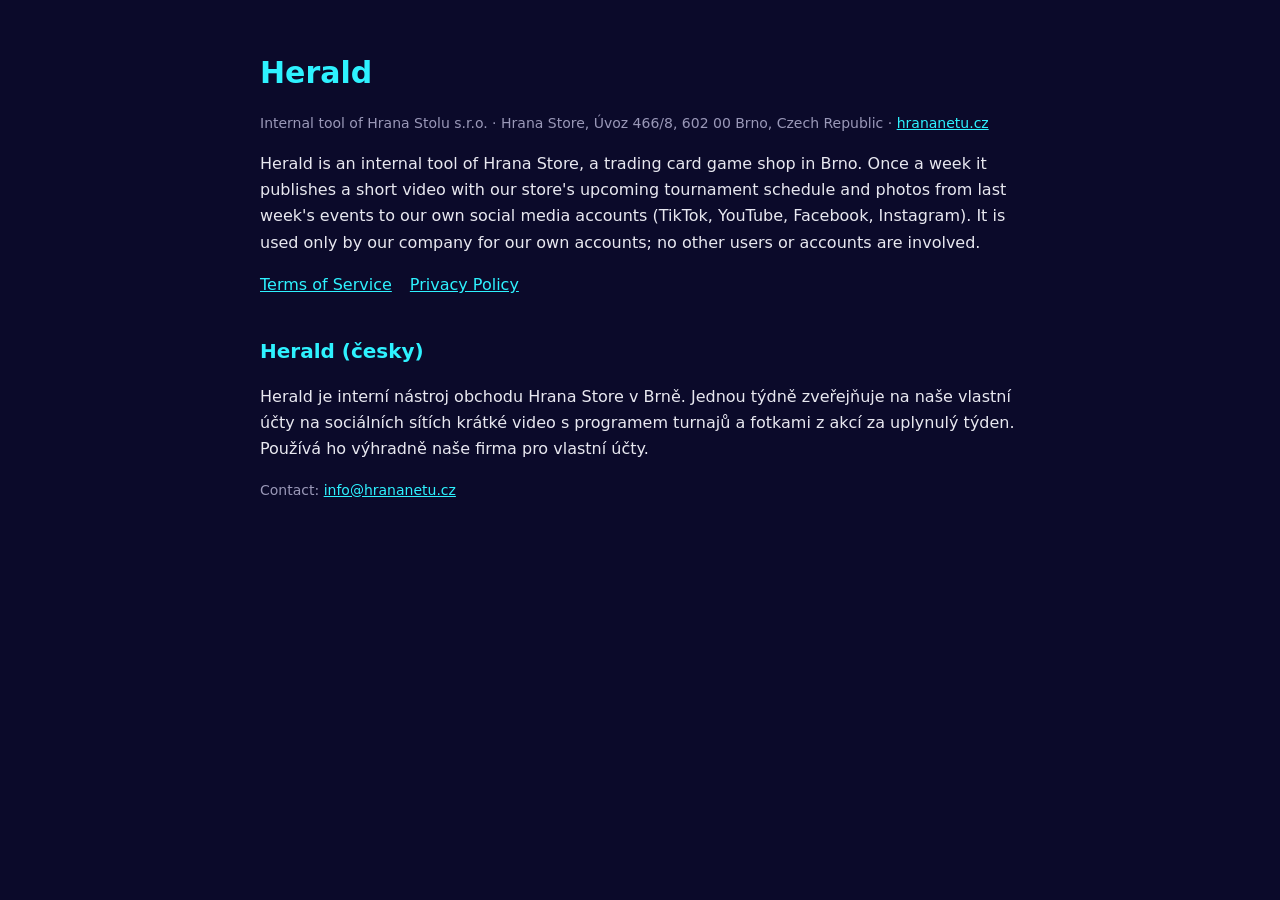
<file: index.html>
<!doctype html><html lang="en"><head><meta charset="utf-8"><meta name="viewport" content="width=device-width,initial-scale=1">
<title>Herald – Hrana Store</title><link rel="stylesheet" href="style.css"></head><body><main>
<h1>Herald</h1><p class="muted">Internal tool of Hrana Stolu s.r.o. · Hrana Store, Úvoz 466/8, 602 00 Brno, Czech Republic · <a href="https://www.hrananetu.cz">hrananetu.cz</a></p>
<p>Herald is an internal tool of Hrana Store, a trading card game shop in Brno. Once a week it publishes a short video with our store's upcoming tournament schedule and photos from last week's events to our own social media accounts (TikTok, YouTube, Facebook, Instagram). It is used only by our company for our own accounts; no other users or accounts are involved.</p>
<nav><a href="terms.html">Terms of Service</a><a href="privacy.html">Privacy Policy</a></nav>
<h2>Herald (česky)</h2>
<p>Herald je interní nástroj obchodu Hrana Store v Brně. Jednou týdně zveřejňuje na naše vlastní účty na sociálních sítích krátké video s programem turnajů a fotkami z akcí za uplynulý týden. Používá ho výhradně naše firma pro vlastní účty.</p>
<p class="muted">Contact: <a href="mailto:info@hrananetu.cz">info@hrananetu.cz</a></p>
</main></body></html>
</file>
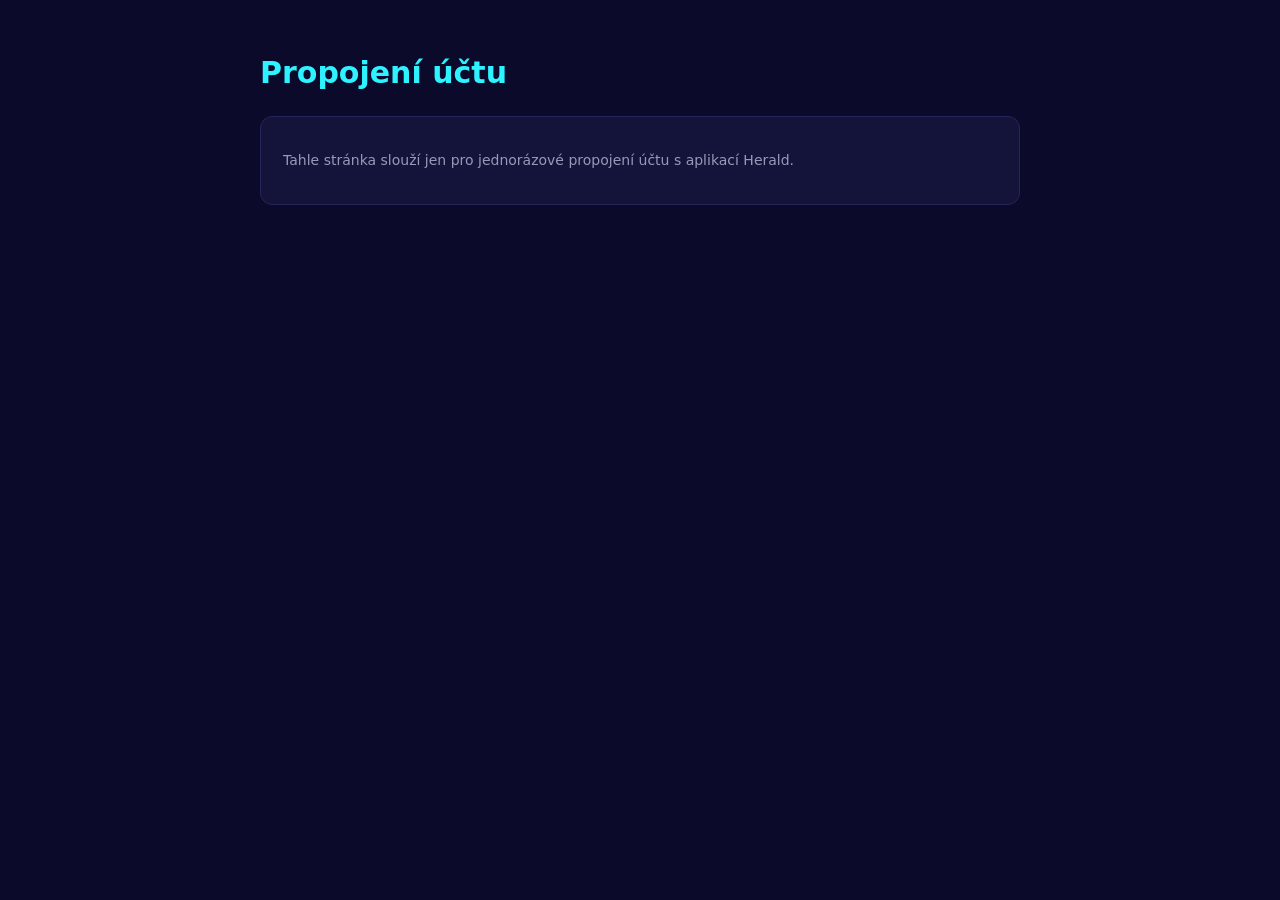
<file: callback.html>
<!doctype html><html lang="cs"><head><meta charset="utf-8"><meta name="viewport" content="width=device-width,initial-scale=1">
<title>Herald – propojení účtu</title><link rel="stylesheet" href="style.css"></head><body><main>
<h1>Propojení účtu</h1>
<div class="box" id="out"><p class="muted">Načítám…</p></div>
<script>
var p=new URLSearchParams(location.search),c=p.get("code"),e=p.get("error"),o=document.getElementById("out");
if(c){o.innerHTML='<p>Povolení proběhlo. Zkopírujte tento kód a vložte ho podle návodu (platí jen pár minut):</p><p><code id="c"></code></p><p><button onclick="navigator.clipboard.writeText(document.getElementById(\'c\').textContent);this.textContent=\'Zkopírováno\'">Zkopírovat</button></p>';document.getElementById("c").textContent=c;}
else if(e){o.innerHTML='<p>Povolení se nepovedlo: <code></code></p>';o.querySelector("code").textContent=e+" "+(p.get("error_description")||"");}
else{o.innerHTML='<p class="muted">Tahle stránka slouží jen pro jednorázové propojení účtu s aplikací Herald.</p>';}
</script>
</main></body></html>
</file>
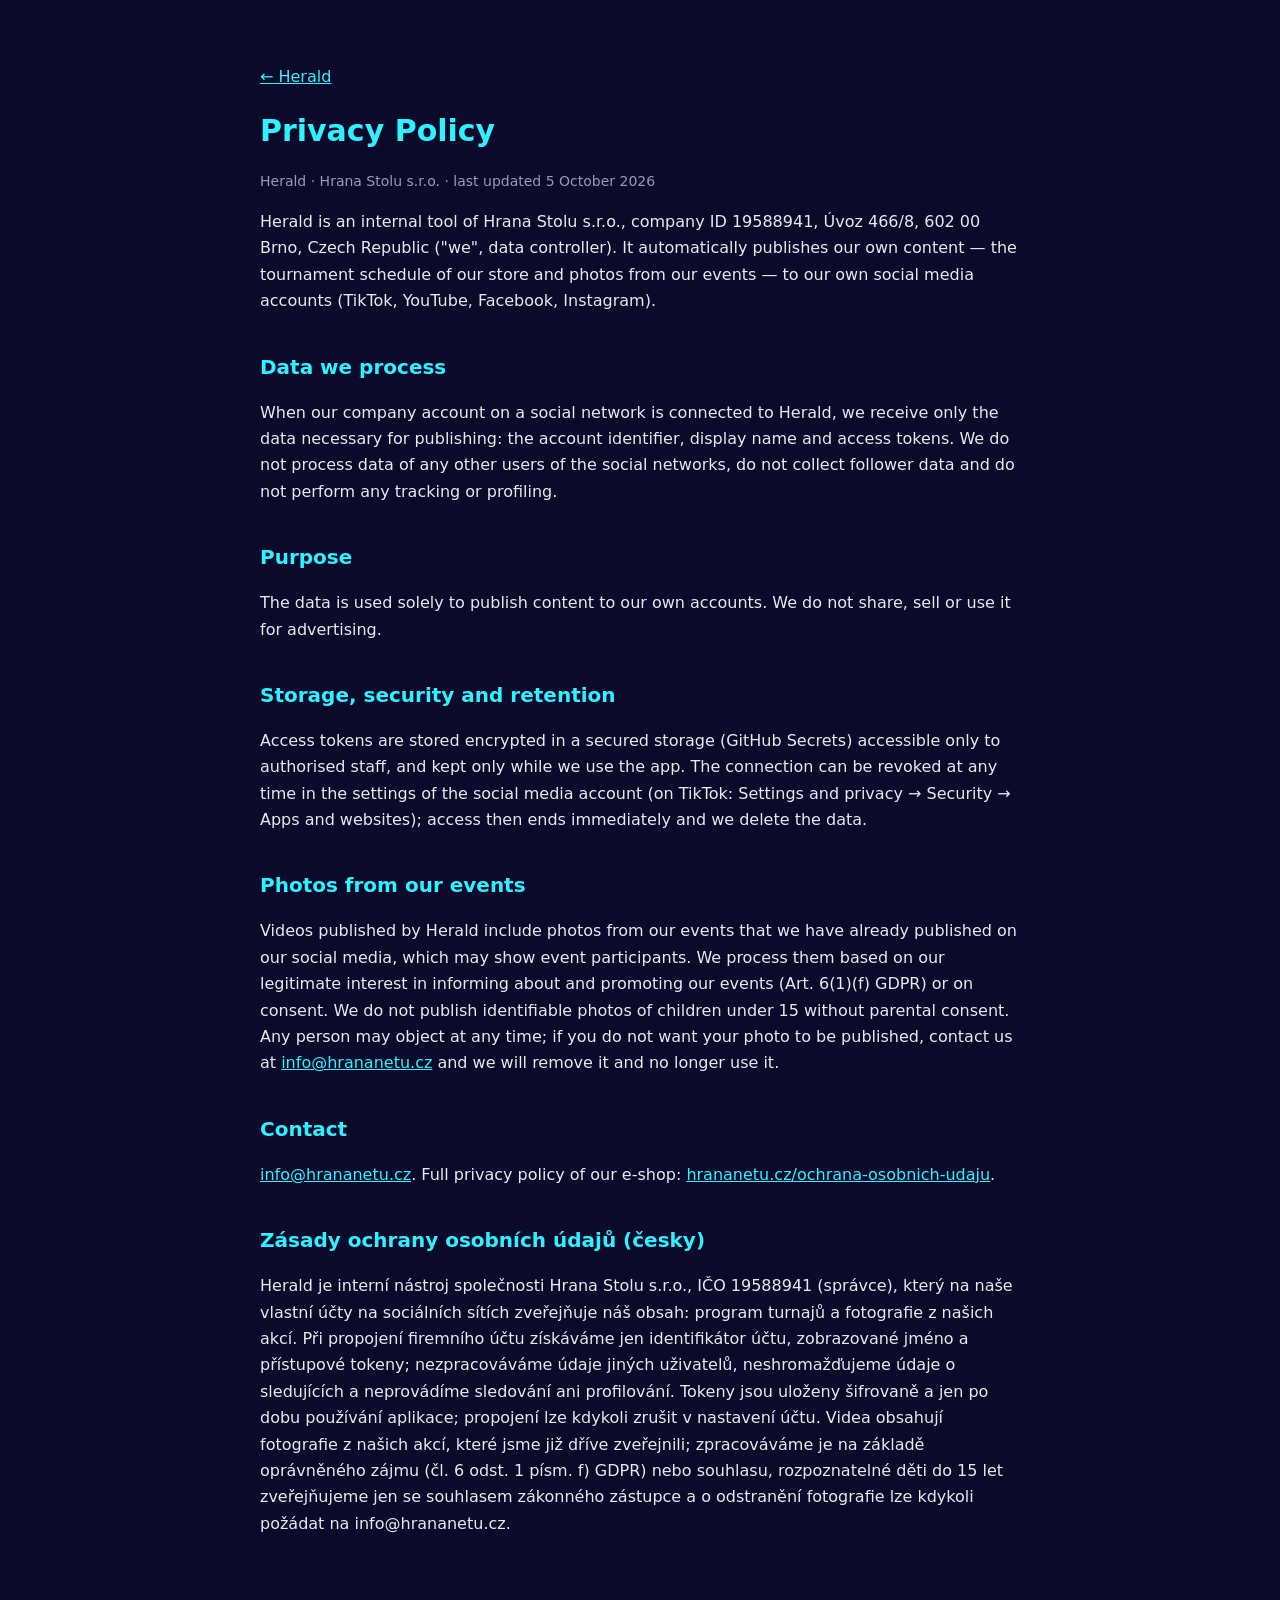
<file: privacy.html>
<!doctype html><html lang="en"><head><meta charset="utf-8"><meta name="viewport" content="width=device-width,initial-scale=1">
<title>Herald – Privacy Policy</title><link rel="stylesheet" href="style.css"></head><body><main>
<p><a href="index.html">← Herald</a></p>
<h1>Privacy Policy</h1><p class="muted">Herald · Hrana Stolu s.r.o. · last updated 5 October 2026</p>
<p>Herald is an internal tool of Hrana Stolu s.r.o., company ID 19588941, Úvoz 466/8, 602 00 Brno, Czech Republic ("we", data controller). It automatically publishes our own content — the tournament schedule of our store and photos from our events — to our own social media accounts (TikTok, YouTube, Facebook, Instagram).</p>
<h2>Data we process</h2>
<p>When our company account on a social network is connected to Herald, we receive only the data necessary for publishing: the account identifier, display name and access tokens. We do not process data of any other users of the social networks, do not collect follower data and do not perform any tracking or profiling.</p>
<h2>Purpose</h2>
<p>The data is used solely to publish content to our own accounts. We do not share, sell or use it for advertising.</p>
<h2>Storage, security and retention</h2>
<p>Access tokens are stored encrypted in a secured storage (GitHub Secrets) accessible only to authorised staff, and kept only while we use the app. The connection can be revoked at any time in the settings of the social media account (on TikTok: Settings and privacy → Security → Apps and websites); access then ends immediately and we delete the data.</p>
<h2>Photos from our events</h2>
<p>Videos published by Herald include photos from our events that we have already published on our social media, which may show event participants. We process them based on our legitimate interest in informing about and promoting our events (Art. 6(1)(f) GDPR) or on consent. We do not publish identifiable photos of children under 15 without parental consent. Any person may object at any time; if you do not want your photo to be published, contact us at <a href="mailto:info@hrananetu.cz">info@hrananetu.cz</a> and we will remove it and no longer use it.</p>
<h2>Contact</h2>
<p><a href="mailto:info@hrananetu.cz">info@hrananetu.cz</a>. Full privacy policy of our e-shop: <a href="https://www.hrananetu.cz/ochrana-osobnich-udaju">hrananetu.cz/ochrana-osobnich-udaju</a>.</p>
<h2>Zásady ochrany osobních údajů (česky)</h2>
<p>Herald je interní nástroj společnosti Hrana Stolu s.r.o., IČO 19588941 (správce), který na naše vlastní účty na sociálních sítích zveřejňuje náš obsah: program turnajů a fotografie z našich akcí. Při propojení firemního účtu získáváme jen identifikátor účtu, zobrazované jméno a přístupové tokeny; nezpracováváme údaje jiných uživatelů, neshromažďujeme údaje o sledujících a neprovádíme sledování ani profilování. Tokeny jsou uloženy šifrovaně a jen po dobu používání aplikace; propojení lze kdykoli zrušit v nastavení účtu. Videa obsahují fotografie z našich akcí, které jsme již dříve zveřejnili; zpracováváme je na základě oprávněného zájmu (čl. 6 odst. 1 písm. f) GDPR) nebo souhlasu, rozpoznatelné děti do 15 let zveřejňujeme jen se souhlasem zákonného zástupce a o odstranění fotografie lze kdykoli požádat na info@hrananetu.cz.</p>
</main></body></html>
</file>
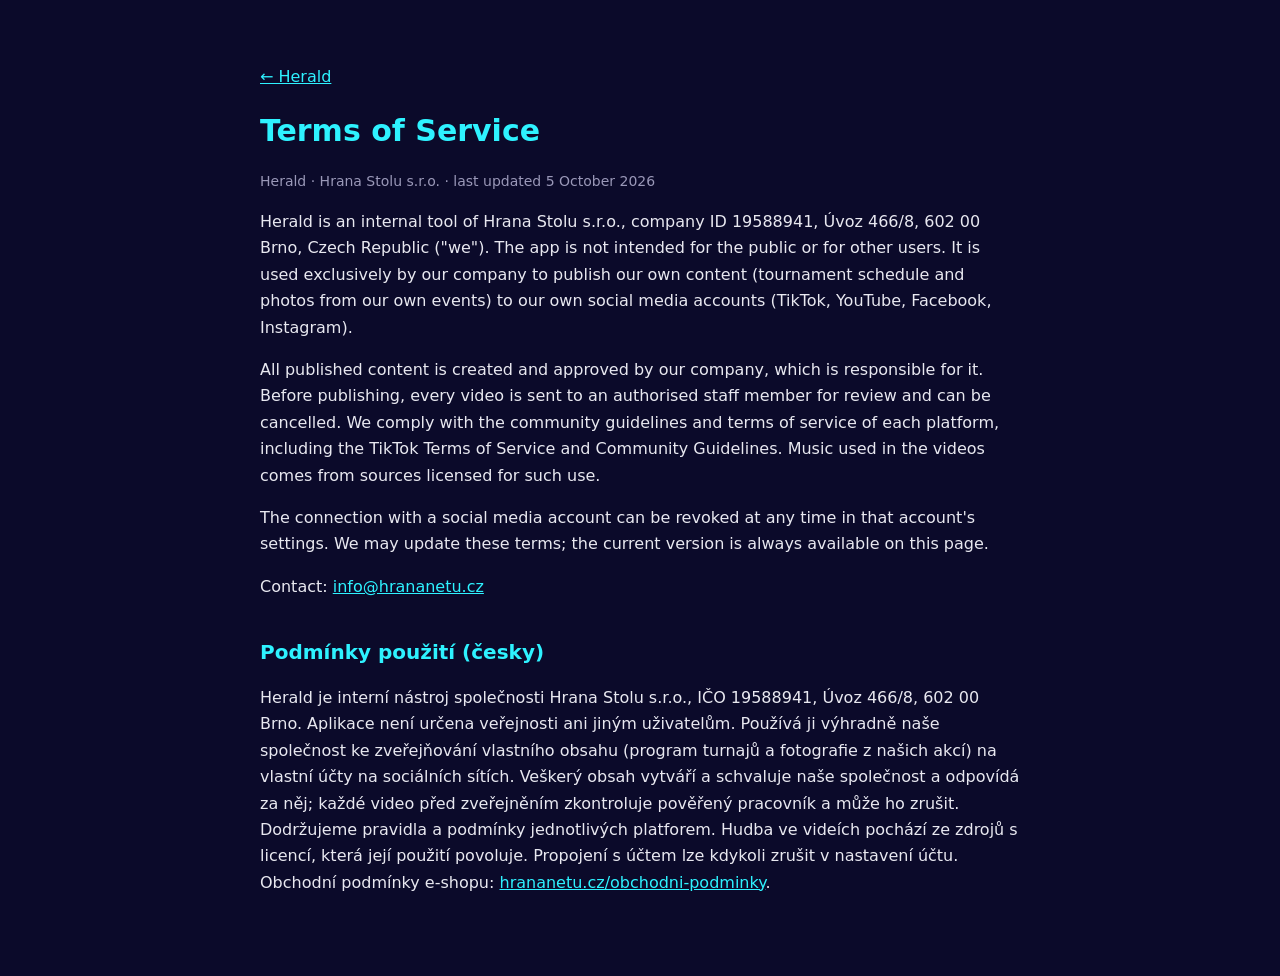
<file: terms.html>
<!doctype html><html lang="en"><head><meta charset="utf-8"><meta name="viewport" content="width=device-width,initial-scale=1">
<title>Herald – Terms of Service</title><link rel="stylesheet" href="style.css"></head><body><main>
<p><a href="index.html">← Herald</a></p>
<h1>Terms of Service</h1><p class="muted">Herald · Hrana Stolu s.r.o. · last updated 5 October 2026</p>
<p>Herald is an internal tool of Hrana Stolu s.r.o., company ID 19588941, Úvoz 466/8, 602 00 Brno, Czech Republic ("we"). The app is not intended for the public or for other users. It is used exclusively by our company to publish our own content (tournament schedule and photos from our own events) to our own social media accounts (TikTok, YouTube, Facebook, Instagram).</p>
<p>All published content is created and approved by our company, which is responsible for it. Before publishing, every video is sent to an authorised staff member for review and can be cancelled. We comply with the community guidelines and terms of service of each platform, including the TikTok Terms of Service and Community Guidelines. Music used in the videos comes from sources licensed for such use.</p>
<p>The connection with a social media account can be revoked at any time in that account's settings. We may update these terms; the current version is always available on this page.</p>
<p>Contact: <a href="mailto:info@hrananetu.cz">info@hrananetu.cz</a></p>
<h2>Podmínky použití (česky)</h2>
<p>Herald je interní nástroj společnosti Hrana Stolu s.r.o., IČO 19588941, Úvoz 466/8, 602 00 Brno. Aplikace není určena veřejnosti ani jiným uživatelům. Používá ji výhradně naše společnost ke zveřejňování vlastního obsahu (program turnajů a fotografie z našich akcí) na vlastní účty na sociálních sítích. Veškerý obsah vytváří a schvaluje naše společnost a odpovídá za něj; každé video před zveřejněním zkontroluje pověřený pracovník a může ho zrušit. Dodržujeme pravidla a podmínky jednotlivých platforem. Hudba ve videích pochází ze zdrojů s licencí, která její použití povoluje. Propojení s účtem lze kdykoli zrušit v nastavení účtu. Obchodní podmínky e-shopu: <a href="https://www.hrananetu.cz/obchodni-podminky">hrananetu.cz/obchodni-podminky</a>.</p>
</main></body></html>
</file>
<file: style.css>
body{margin:0;background:#0B0A2A;color:#E8E8F0;font-family:system-ui,-apple-system,"Segoe UI",Roboto,sans-serif;line-height:1.65}
main{max-width:760px;margin:0 auto;padding:48px 24px 64px}
h1{color:#2EF2FF;font-size:30px;margin:0 0 6px}
h2{color:#2EF2FF;font-size:20px;margin:36px 0 8px}
a{color:#2EF2FF}
.muted{color:#9A98B8;font-size:14px}
.box{background:#14133A;border:1px solid #26245A;border-radius:12px;padding:18px 22px;margin:18px 0}
code{background:#1E1D4A;padding:6px 10px;border-radius:6px;font-size:16px;word-break:break-all;display:inline-block}
nav a{margin-right:18px}
</file>
